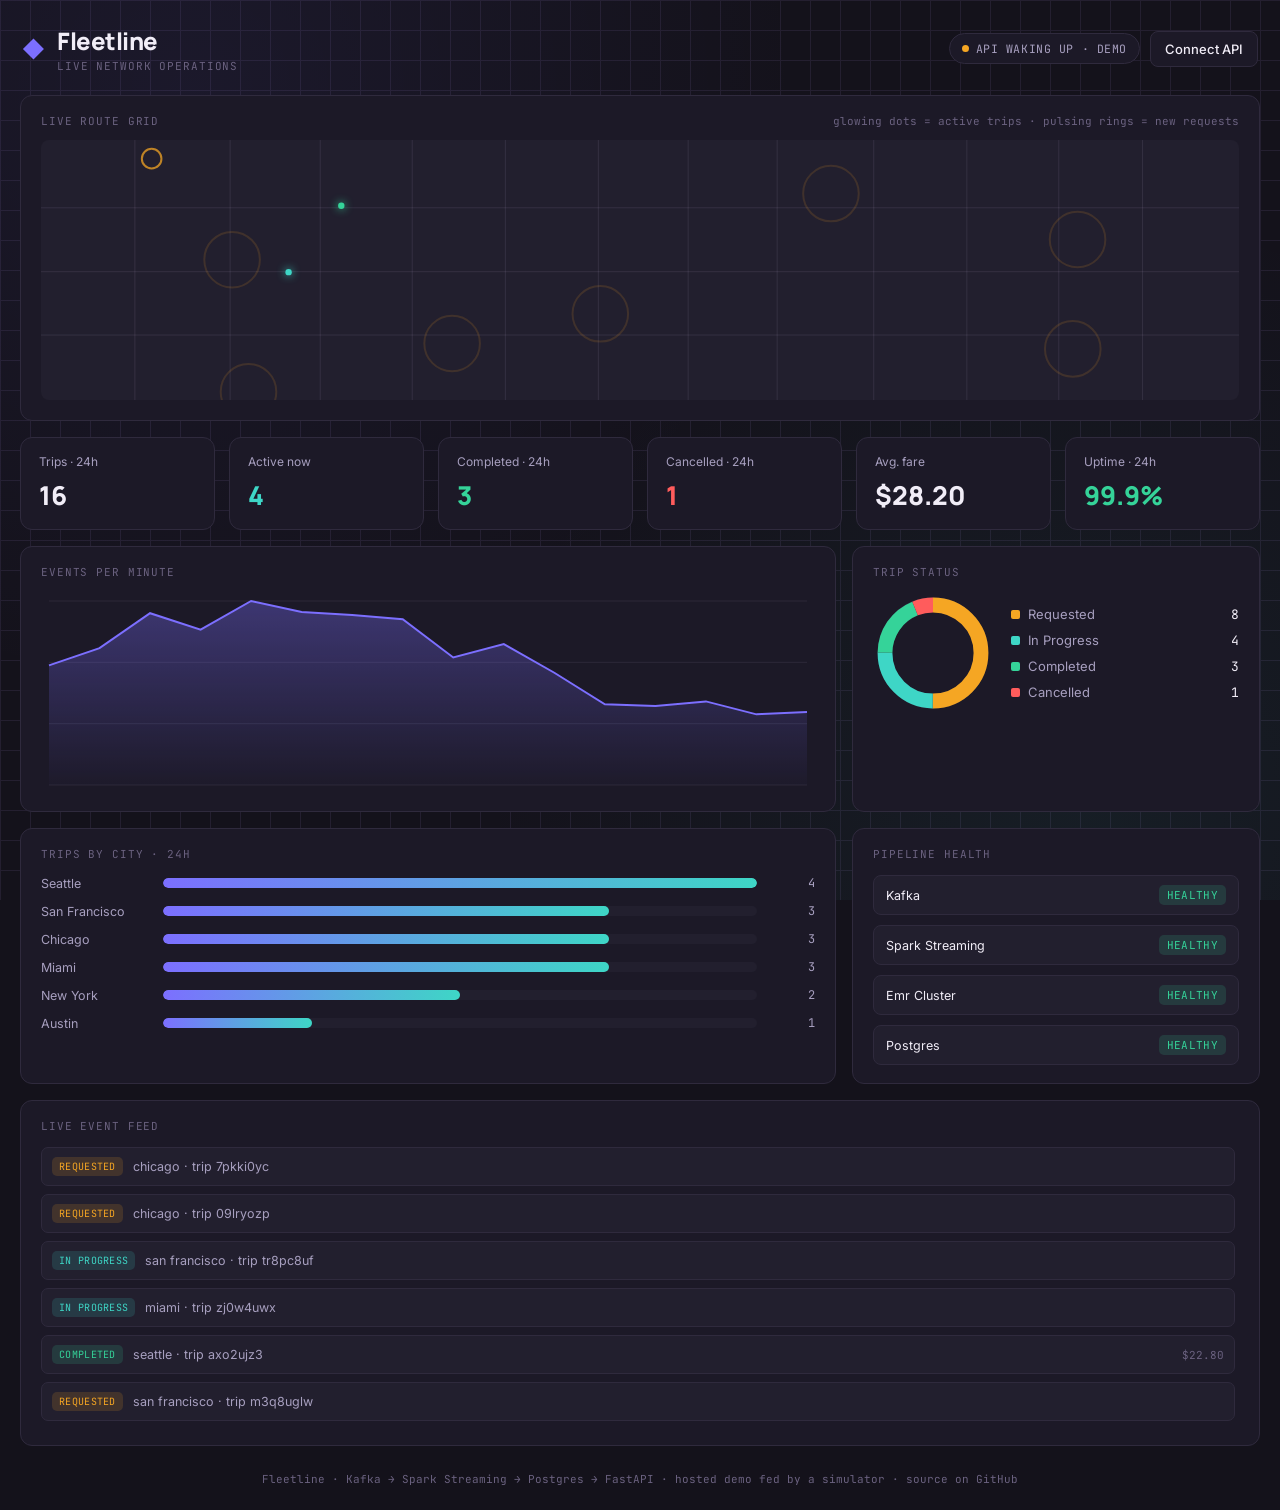
<file: frontend/index.html>
<!DOCTYPE html>
<html lang="en">
<head>
<meta charset="UTF-8">
<meta name="viewport" content="width=device-width, initial-scale=1.0">
<title>Fleetline · Live Network Operations</title>
<link rel="preconnect" href="https://fonts.googleapis.com">
<link href="https://fonts.googleapis.com/css2?family=Manrope:wght@500;700;800&family=JetBrains+Mono:wght@400;500;600&family=Inter:wght@400;500;600&display=swap" rel="stylesheet">
<link rel="stylesheet" href="style.css">
</head>
<body>
<div class="wrap">

  <header>
    <div class="brand">
      <span class="brand-mark">◆</span>
      <div class="brand-text">
        <h1>Fleetline</h1>
        <span class="sub">LIVE NETWORK OPERATIONS</span>
      </div>
    </div>
    <div class="status-cluster">
      <div class="live-pill"><span class="dot demo" id="modeDot"></span><span id="modeLabel">DEMO STREAM</span></div>
      <button id="settingsBtn">Connect API</button>
    </div>
  </header>

  <div class="panel settings" id="settingsPanel">
    <input type="text" id="apiUrl" placeholder="http://localhost:8000  (FastAPI base URL)">
    <button class="primary" id="connectBtn">Connect</button>
    <button id="disconnectBtn">Use demo data</button>
    <span class="hint">Reads from /api/summary, /api/timeseries, /api/by-city, /api/status-breakdown, /api/recent-events on your rideshare Postgres DB</span>
  </div>

  <!-- Signature element: animated city-grid route map -->
  <div class="panel map-panel">
    <div class="map-head">
      <p class="panel-title" style="margin-bottom:0">Live route grid</p>
      <span class="hint">glowing dots = active trips · pulsing rings = new requests</span>
    </div>
    <canvas id="routeMap"></canvas>
  </div>

  <div class="stat-grid">
    <div class="panel stat-card">
      <span class="stat-label">Trips · 24h</span>
      <span class="stat-value" id="statTrips24h">0</span>
    </div>
    <div class="panel stat-card">
      <span class="stat-label">Active now</span>
      <span class="stat-value accent-cyan" id="statActive">0</span>
    </div>
    <div class="panel stat-card">
      <span class="stat-label">Completed · 24h</span>
      <span class="stat-value accent-green" id="statCompleted">0</span>
    </div>
    <div class="panel stat-card">
      <span class="stat-label">Cancelled · 24h</span>
      <span class="stat-value accent-red" id="statCancelled">0</span>
    </div>
    <div class="panel stat-card">
      <span class="stat-label">Avg. fare</span>
      <span class="stat-value" id="statFare">–</span>
    </div>
    <div class="panel stat-card">
      <span class="stat-label">Uptime · 24h</span>
      <span class="stat-value accent-green" id="statUptime">99.9%</span>
    </div>
  </div>

  <div class="chart-row">
    <div class="panel chart-card wide">
      <p class="panel-title">Events per minute</p>
      <canvas id="trendChart"></canvas>
    </div>
    <div class="panel chart-card">
      <p class="panel-title">Trip status</p>
      <div class="donut-wrap">
        <svg id="statusDonut" viewBox="0 0 130 130" preserveAspectRatio="xMidYMid meet">
          <circle cx="65" cy="65" r="52" fill="none" stroke="var(--border)" stroke-width="16"/>
        </svg>
        <div class="donut-legend" id="donutLegend"></div>
      </div>
    </div>
  </div>

  <div class="chart-row">
    <div class="panel chart-card wide">
      <p class="panel-title">Trips by city · 24h</p>
      <div class="hbar-list" id="cityBars"></div>
    </div>
    <div class="panel chart-card">
      <p class="panel-title">Pipeline health</p>
      <div class="health-list" id="healthList"></div>
    </div>
  </div>

  <div class="panel">
    <p class="panel-title">Live event feed</p>
    <div class="feed" id="feed"></div>
  </div>

  <footer>Fleetline · Kafka → Spark Streaming → Postgres → FastAPI · hosted demo fed by a simulator · source on GitHub</footer>
</div>

<script src="script.js"></script>
</body>
</html>
</file>
<file: frontend/style.css>
:root {
  --bg: #14121b;
  --panel: #1c1927;
  --panel-2: #221f2e;
  --border: #2f2a3d;
  --grid: #241f30;

  --text-1: #F1EDF7;
  --text-2: #A79FBF;
  --text-3: #6b6280;

  --requested: #F5A623;
  --in-progress: #3ED6C6;
  --completed: #35D399;
  --cancelled: #FF5C5C;
  --accent: #7C6FFF;

  --radius: 12px;
}

* { box-sizing: border-box; }

html, body {
  margin: 0;
  padding: 0;
  background: var(--bg);
  color: var(--text-1);
  font-family: 'Inter', sans-serif;
  -webkit-font-smoothing: antialiased;
}

body {
  background-image:
    radial-gradient(circle at 15% 10%, rgba(124,111,255,0.07), transparent 45%),
    radial-gradient(circle at 85% 90%, rgba(62,214,198,0.06), transparent 45%),
    linear-gradient(var(--grid) 1px, transparent 1px),
    linear-gradient(90deg, var(--grid) 1px, transparent 1px);
  background-size: auto, auto, 30px 30px, 30px 30px;
  background-attachment: fixed;
  min-height: 100vh;
  padding: 20px;
}

.wrap {
  max-width: 1320px;
  margin: 0 auto;
  display: flex;
  flex-direction: column;
  gap: 16px;
}

/* ---------- Header ---------- */
header {
  display: flex;
  align-items: center;
  justify-content: space-between;
  flex-wrap: wrap;
  gap: 14px;
  padding: 4px 2px 6px 2px;
}

.brand { display: flex; align-items: center; gap: 12px; }

.brand-mark {
  color: var(--accent);
  font-size: 22px;
  line-height: 1;
}

.brand-text { display: flex; flex-direction: column; gap: 2px; }

.brand-text h1 {
  font-family: 'Manrope', sans-serif;
  font-size: 24px;
  font-weight: 800;
  letter-spacing: -0.02em;
  margin: 0;
}

.brand-text .sub {
  font-family: 'JetBrains Mono', monospace;
  font-size: 11px;
  color: var(--text-3);
  letter-spacing: 0.08em;
}

.status-cluster { display: flex; align-items: center; gap: 10px; flex-wrap: wrap; }

.live-pill {
  display: flex;
  align-items: center;
  gap: 7px;
  font-family: 'JetBrains Mono', monospace;
  font-size: 11.5px;
  letter-spacing: 0.05em;
  color: var(--text-2);
  background: var(--panel);
  border: 1px solid var(--border);
  padding: 7px 12px;
  border-radius: 999px;
}

.dot {
  width: 7px;
  height: 7px;
  border-radius: 50%;
  background: var(--completed);
  animation: pulse-green 1.8s infinite;
}
.dot.demo { background: var(--requested); animation: pulse-amber 1.8s infinite; }

@keyframes pulse-green {
  0% { box-shadow: 0 0 0 0 rgba(53,211,153,0.55); }
  70% { box-shadow: 0 0 0 7px rgba(53,211,153,0); }
  100% { box-shadow: 0 0 0 0 rgba(53,211,153,0); }
}
@keyframes pulse-amber {
  0% { box-shadow: 0 0 0 0 rgba(245,166,35,0.55); }
  70% { box-shadow: 0 0 0 7px rgba(245,166,35,0); }
  100% { box-shadow: 0 0 0 0 rgba(245,166,35,0); }
}

button {
  font-family: 'Inter', sans-serif;
  font-weight: 500;
  font-size: 13px;
  cursor: pointer;
  border-radius: 8px;
  border: 1px solid var(--border);
  background: var(--panel);
  color: var(--text-1);
  padding: 9px 14px;
  transition: border-color .15s ease, transform .1s ease;
}
button:hover { border-color: var(--accent); }
button:active { transform: translateY(1px); }
button:focus-visible, input:focus-visible {
  outline: 2px solid var(--accent);
  outline-offset: 2px;
}

button.primary {
  background: var(--accent);
  border-color: var(--accent);
  color: #0d0b17;
  font-weight: 700;
}
button.primary:hover { filter: brightness(1.08); }

/* ---------- Panels ---------- */
.panel {
  background: var(--panel);
  border: 1px solid var(--border);
  border-radius: var(--radius);
  padding: 18px 20px;
}

.panel-title {
  font-family: 'JetBrains Mono', monospace;
  font-size: 11px;
  letter-spacing: 0.08em;
  text-transform: uppercase;
  color: var(--text-3);
  margin: 0 0 14px 0;
}

.hint {
  font-family: 'JetBrains Mono', monospace;
  font-size: 11px;
  color: var(--text-3);
}

/* ---------- Settings ---------- */
.settings { display: none; gap: 10px; align-items: center; flex-wrap: wrap; }
.settings.open { display: flex; }
.settings input[type="text"] {
  background: var(--panel-2);
  border: 1px solid var(--border);
  color: var(--text-1);
  font-family: 'JetBrains Mono', monospace;
  font-size: 12.5px;
  padding: 9px 12px;
  border-radius: 7px;
  min-width: 260px;
  flex: 1;
}

/* ---------- Map / hero ---------- */
.map-panel { padding: 18px 20px 20px 20px; }
.map-head {
  display: flex;
  justify-content: space-between;
  align-items: center;
  flex-wrap: wrap;
  gap: 8px;
  margin-bottom: 12px;
}
canvas#routeMap {
  display: block;
  width: 100%;
  height: 260px;
  border-radius: 8px;
  background: var(--panel-2);
}

/* ---------- Stat grid ---------- */
.stat-grid {
  display: grid;
  grid-template-columns: repeat(6, 1fr);
  gap: 14px;
}

.stat-card { display: flex; flex-direction: column; gap: 8px; padding: 16px 18px; }
.stat-label { font-size: 12px; color: var(--text-2); }
.stat-value {
  font-family: 'Manrope', sans-serif;
  font-size: 26px;
  font-weight: 800;
}
.accent-cyan { color: var(--in-progress); }
.accent-green { color: var(--completed); }
.accent-red { color: var(--cancelled); }

/* ---------- Chart rows ---------- */
.chart-row {
  display: grid;
  grid-template-columns: 2fr 1fr;
  gap: 16px;
  align-items: stretch;
}

.chart-card { min-width: 0; }
.chart-card.wide { min-width: 0; }

canvas#trendChart {
  display: block;
  width: 100%;
  height: 200px;
}

.donut-wrap { display: flex; align-items: center; gap: 18px; flex-wrap: wrap; }
#statusDonut { width: 120px; height: 120px; flex-shrink: 0; }

.donut-legend { display: flex; flex-direction: column; gap: 9px; font-size: 13px; flex: 1; min-width: 120px; }
.donut-legend .row { display: flex; align-items: center; gap: 8px; }
.donut-legend .swatch { width: 9px; height: 9px; border-radius: 2px; flex-shrink: 0; }
.donut-legend .label { color: var(--text-2); flex: 1; text-transform: capitalize; }
.donut-legend .value { font-family: 'JetBrains Mono', monospace; color: var(--text-1); }

/* ---------- Horizontal bar list (cities) ---------- */
.hbar-list { display: flex; flex-direction: column; gap: 12px; }
.hbar-row { display: flex; align-items: center; gap: 12px; }
.hbar-city {
  width: 110px;
  flex-shrink: 0;
  font-size: 12.5px;
  color: var(--text-2);
  text-transform: capitalize;
}
.hbar-track {
  flex: 1;
  height: 10px;
  background: var(--panel-2);
  border-radius: 6px;
  overflow: hidden;
}
.hbar-fill {
  display: block;
  height: 100%;
  background: linear-gradient(90deg, var(--accent), var(--in-progress));
  border-radius: 6px;
  transition: width .5s ease;
}
.hbar-count {
  width: 46px;
  text-align: right;
  font-family: 'JetBrains Mono', monospace;
  font-size: 12px;
  color: var(--text-2);
  flex-shrink: 0;
}

/* ---------- Pipeline health ---------- */
.health-list { display: flex; flex-direction: column; gap: 10px; }
.health-row {
  display: flex;
  align-items: center;
  justify-content: space-between;
  padding: 9px 12px;
  background: var(--panel-2);
  border: 1px solid var(--border);
  border-radius: 8px;
  font-size: 12.5px;
}
.health-name { color: var(--text-1); text-transform: capitalize; }
.health-status {
  font-family: 'JetBrains Mono', monospace;
  font-size: 11px;
  padding: 3px 8px;
  border-radius: 5px;
  text-transform: uppercase;
  letter-spacing: 0.03em;
}
.health-status.healthy { background: rgba(53,211,153,0.15); color: var(--completed); }
.health-status.degraded { background: rgba(245,166,35,0.15); color: var(--requested); }
.health-status.down { background: rgba(255,92,92,0.15); color: var(--cancelled); }

/* ---------- Feed ---------- */
.feed {
  display: flex;
  flex-direction: column;
  gap: 8px;
  max-height: 280px;
  overflow-y: auto;
  padding-right: 4px;
}
.feed::-webkit-scrollbar { width: 6px; }
.feed::-webkit-scrollbar-thumb { background: var(--border); border-radius: 3px; }

.feed-item {
  display: flex;
  gap: 10px;
  align-items: center;
  padding: 9px 10px;
  border-radius: 7px;
  background: var(--panel-2);
  border: 1px solid var(--border);
  animation: slide-in .35s ease;
  flex-wrap: wrap;
}
@keyframes slide-in {
  from { opacity: 0; transform: translateY(-6px); }
  to { opacity: 1; transform: translateY(0); }
}

.tag {
  flex-shrink: 0;
  font-family: 'JetBrains Mono', monospace;
  font-size: 10px;
  letter-spacing: 0.03em;
  padding: 3px 7px;
  border-radius: 5px;
  text-transform: uppercase;
}
.tag.requested { background: rgba(245,166,35,0.15); color: var(--requested); }
.tag.accepted, .tag.in_progress { background: rgba(62,214,198,0.15); color: var(--in-progress); }
.tag.completed { background: rgba(53,211,153,0.15); color: var(--completed); }
.tag.cancelled { background: rgba(255,92,92,0.15); color: var(--cancelled); }

.feed-text {
  font-size: 12.5px;
  color: var(--text-2);
  flex: 1;
  min-width: 120px;
}
.feed-meta {
  font-family: 'JetBrains Mono', monospace;
  font-size: 11px;
  color: var(--text-3);
  white-space: nowrap;
}

footer {
  text-align: center;
  padding: 10px 0 4px 0;
  font-family: 'JetBrains Mono', monospace;
  font-size: 11px;
  color: var(--text-3);
}

/* =====================================================
   RESPONSIVE BREAKPOINTS
   ===================================================== */

@media (max-width: 1100px) {
  .stat-grid { grid-template-columns: repeat(3, 1fr); }
}

@media (max-width: 980px) {
  .chart-row { grid-template-columns: 1fr; }
}

@media (max-width: 680px) {
  body { padding: 14px; }
  .stat-grid { grid-template-columns: repeat(2, 1fr); }
  .stat-value { font-size: 21px; }
  header { gap: 10px; }
  .brand-text h1 { font-size: 20px; }
  canvas#routeMap { height: 200px; }
  .donut-wrap { flex-direction: column; align-items: flex-start; }
}

@media (max-width: 420px) {
  .stat-grid { grid-template-columns: 1fr 1fr; }
  .settings input[type="text"] { min-width: 0; width: 100%; }
}

@media (prefers-reduced-motion: reduce) {
  .dot, .feed-item { animation: none !important; }
}
</file>
